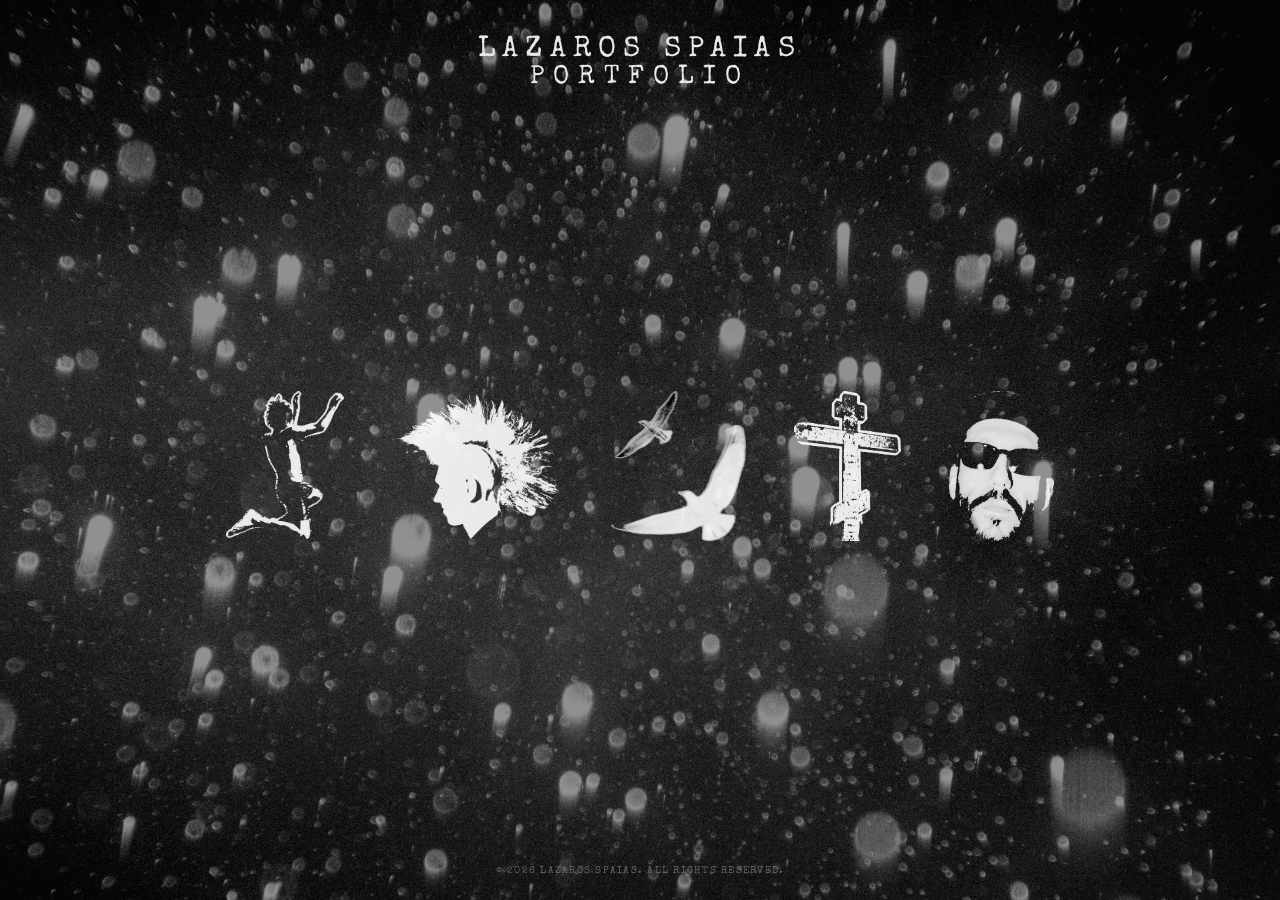
<file: index.html>
<!DOCTYPE html>
<html lang="en">
<head>
  <meta charset="UTF-8">
  <meta name="viewport" content="width=device-width, initial-scale=1.0">
  <title>Lazaros Spaias — Photography</title>
  <link rel="stylesheet" href="css/style.css">
</head>
<body>

  <div class="hero">
    <div class="hero-top">
      <div class="hero-name">Lazaros Spaias</div>
      <div class="hero-title">Portfolio</div>
    </div>
    <div class="hero-icons">
      <a href="youarenotalone.html" aria-label="You Are Not Alone"><img src="images/cover/jump_stencil.png" alt="You Are Not Alone"></a>
      <a href="showup.html" aria-label="Show Up"><img src="images/cover/mohawk_stencil.png" alt="Show Up"></a>
      <a href="mailto:spaiklazaros@gmail.com" aria-label="Email" id="email-icon"><img src="images/cover/seagull_stencil.png" alt="Email"></a>
      <a href="https://www.instagram.com/laz__street.snaps/" target="_blank" rel="noopener" aria-label="Instagram"><img src="images/cover/cross_stencil.png" alt="Instagram"></a>
      <a href="about.html" aria-label="About"><img src="images/cover/portrait_head.png" alt="About"></a>
    </div>
  </div>

  <div id="email-toast" style="display:none;position:fixed;bottom:40px;left:50%;transform:translateX(-50%);background:#fff;color:#0a0a0a;font-family:'Special Elite',Georgia,serif;font-size:0.75rem;letter-spacing:0.12em;padding:10px 22px;z-index:9999;">spaiklazaros@gmail.com — copied</div>

  <footer>© 2026 Lazaros Spaias. All rights reserved.</footer>
  <script src="js/protect.js"></script>
  <script>
    const emailLink = document.getElementById('email-icon');
    const toast = document.getElementById('email-toast');
    if (emailLink) {
      emailLink.addEventListener('click', (e) => {
        if (navigator.clipboard) {
          e.preventDefault();
          navigator.clipboard.writeText('spaiklazaros@gmail.com').then(() => {
            toast.style.display = 'block';
            setTimeout(() => { toast.style.display = 'none'; }, 2000);
          }).catch(() => { window.location.href = 'mailto:spaiklazaros@gmail.com'; });
        }
      });
    }
  </script>

</body>
</html>
</file>
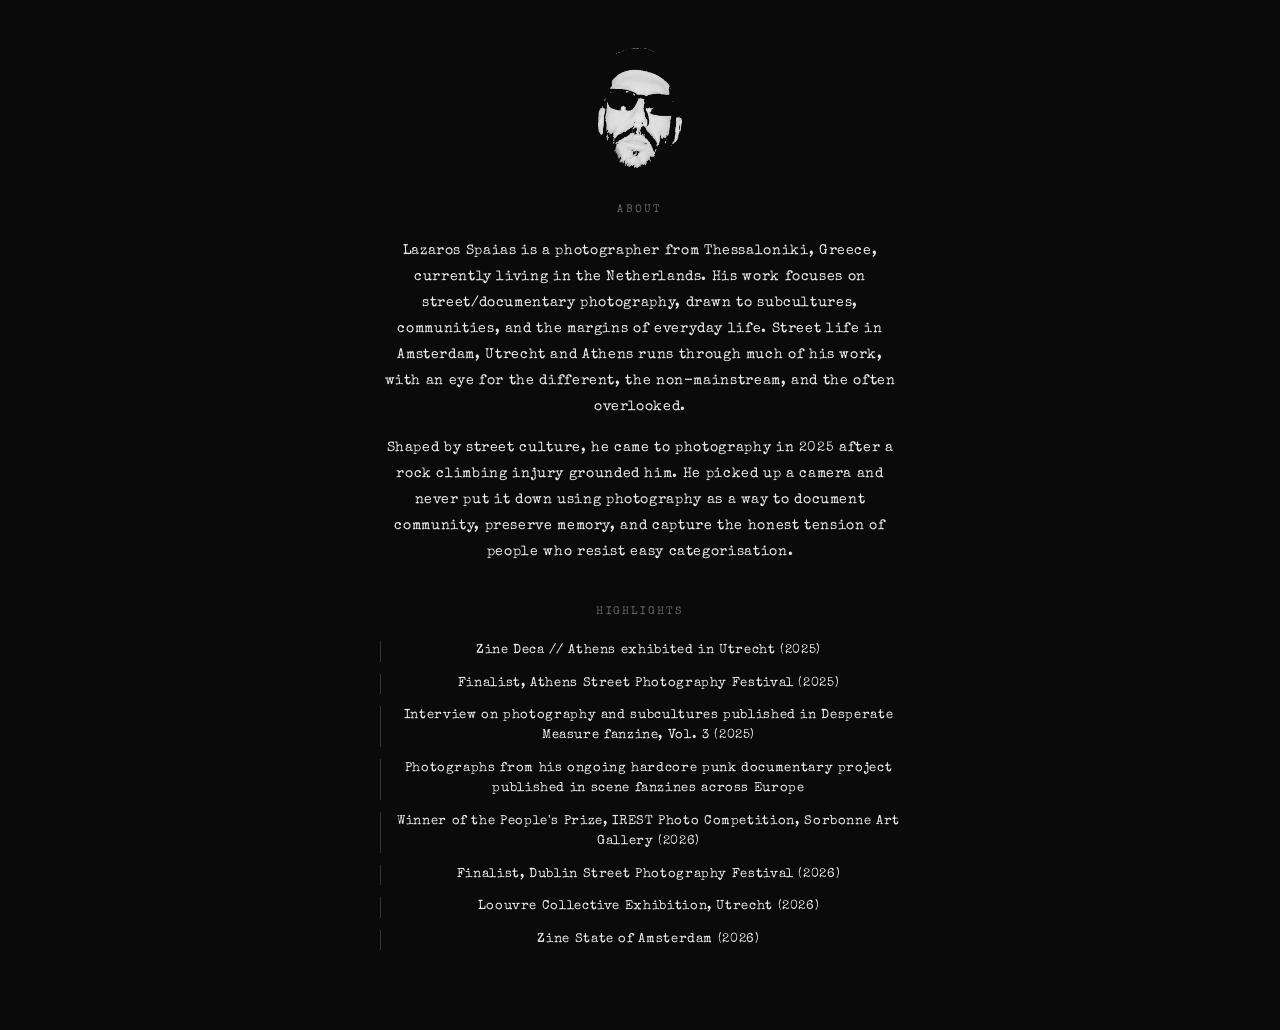
<file: about.html>
<!DOCTYPE html>
<html lang="en">
<head>
  <meta charset="UTF-8">
  <meta name="viewport" content="width=device-width, initial-scale=1.0">
  <title>About — Lazaros Spaias</title>
  <link rel="stylesheet" href="css/style.css">
  <style>
    .showup-header {
      display: flex;
      flex-direction: column;
      align-items: center;
      padding: 48px 20px 36px;
      text-align: center;
    }
    .showup-header a img {
      height: 120px;
      width: auto;
      display: block;
      opacity: 0.9;
      transition: opacity 0.2s;
    }
    .showup-header a:hover img { opacity: 1; }
    .about-content {
      max-width: 600px;
      margin: 0 auto;
      padding: 0 40px 80px;
      text-align: center;
    }
    .about-content .about-text h2 { margin-bottom: 24px; }
    .about-content .about-text ul { list-style: none; text-align: center; margin-top: 24px; display: flex; flex-direction: column; gap: 12px; }
    .about-content .about-text ul li { font-size: 0.8rem; line-height: 1.6; color: var(--text); text-align: center; }
    @media (max-width: 600px) { .about-content { padding: 0 20px 60px; } }
  </style>
</head>
<body>

  <div class="showup-header">
    <a href="index.html"><img src="images/cover/portrait_head.png" alt="About"></a>
  </div>

  <div class="about-content">
    <div class="about-text">
      <h2>About</h2>
      <p>Lazaros Spaias is a photographer from Thessaloniki, Greece, currently living in the Netherlands. His work focuses on street/documentary photography, drawn to subcultures, communities, and the margins of everyday life. Street life in Amsterdam, Utrecht and Athens runs through much of his work, with an eye for the different, the non-mainstream, and the often overlooked.</p>
      <p>Shaped by street culture, he came to photography in 2025 after a rock climbing injury grounded him. He picked up a camera and never put it down using photography as a way to document community, preserve memory, and capture the honest tension of people who resist easy categorisation.</p>
      <h2 style="margin-top:40px;">Highlights</h2>
      <ul>
        <li>Zine Deca // Athens exhibited in Utrecht (2025)</li>
        <li>Finalist, Athens Street Photography Festival (2025)</li>
        <li>Interview on photography and subcultures published in Desperate Measure fanzine, Vol. 3 (2025)</li>
        <li>Photographs from his ongoing hardcore punk documentary project published in scene fanzines across Europe</li>
        <li>Winner of the People's Prize, IREST Photo Competition, Sorbonne Art Gallery (2026)</li>
        <li>Finalist, Dublin Street Photography Festival (2026)</li>
        <li>Loouvre Collective Exhibition, Utrecht (2026)</li>
        <li>Zine State of Amsterdam (2026)</li>
      </ul>
    </div>
  </div>

  <script src="js/protect.js"></script>
</body>
</html>
</file>
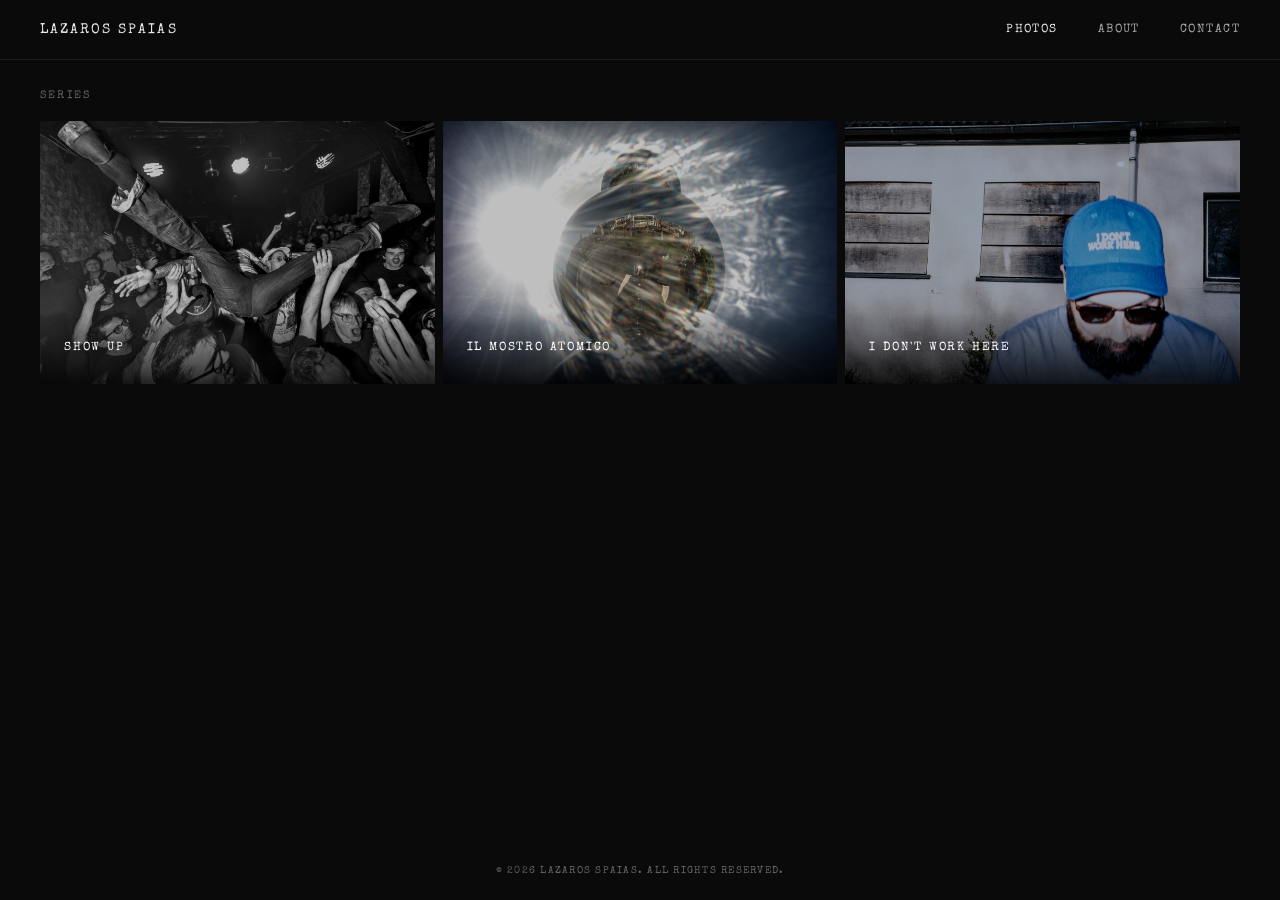
<file: projects.html>
<!DOCTYPE html>
<html lang="en">
<head>
  <meta charset="UTF-8">
  <meta name="viewport" content="width=device-width, initial-scale=1.0">
  <title>Projects — Lazaros Spaias</title>
  <link rel="stylesheet" href="css/style.css">
</head>
<body>

  <nav class="solid">
    <a href="index.html" class="nav-logo">Lazaros Spaias</a>
    <ul class="nav-links">
      <li><a href="projects.html" class="active">Photos</a></li>
      <li><a href="about.html">About</a></li>
      <li><a href="contact.html">Contact</a></li>
    </ul>
  </nav>

  <div class="projects-page">
    <div class="page-inner">
      <p class="page-title">Series</p>

      <div class="projects-grid">

        <a href="showup.html" class="project-card">
          <img src="images/hc-punk-diy/cover.jpg" class="active" alt="">
          <img src="images/hc-punk-diy/1.jpg" alt="">
          <img src="images/hc-punk-diy/2.jpg" alt="">
          <img src="images/hc-punk-diy/3.jpg" alt="">
          <div class="project-card-info">
            <div class="project-card-title">Show Up</div>
          </div>
        </a>

        <a href="ilmostroatomico.html" class="project-card">
          <img src="images/ilmostroatomico/cover.jpg" class="active" alt="">
          <img src="images/ilmostroatomico/1.jpg" alt="">
          <img src="images/ilmostroatomico/2.jpg" alt="">
          <img src="images/ilmostroatomico/3.jpg" alt="">
          <div class="project-card-info">
            <div class="project-card-title">Il Mostro Atomico</div>
          </div>
        </a>

        <a href="idontworkhere.html" class="project-card">
          <img src="images/film/cover.jpg" class="active" alt="">
          <img src="images/film/001.jpg" alt="">
          <img src="images/film/002.jpg" alt="">
          <img src="images/film/003.jpg" alt="">
          <div class="project-card-info">
            <div class="project-card-title">I don't work here</div>
          </div>
        </a>

      </div>
    </div>
  </div>

  <footer>© 2026 Lazaros Spaias. All rights reserved.</footer>
  <script src="js/carousel.js"></script>
  <script src="js/protect.js"></script>
</body>
</html>
</file>
<file: css/style.css>
/* ==================
   BASE
================== */
@import url('https://fonts.googleapis.com/css2?family=Bitcount+Grit+Single:wght@100..900&family=Special+Elite&display=swap');

*, *::before, *::after {
  box-sizing: border-box;
  margin: 0;
  padding: 0;
}

:root {
  --bg: #0a0a0a;
  --text: #e8e8e8;
  --text-muted: #666;
  --accent: #fff;
  --nav-height: 60px;
}

html {
  font-size: 16px;
  scroll-behavior: smooth;
}

body {
  background-color: var(--bg);
  color: var(--text);
  font-family: 'Special Elite', Georgia, serif;
  font-weight: 400;
  letter-spacing: 0.04em;
  min-height: 100vh;
}

a {
  color: inherit;
  text-decoration: none;
}

img {
  display: block;
  max-width: 100%;
  pointer-events: none;
  user-select: none;
  -webkit-user-select: none;
  -webkit-user-drag: none;
}

/* ==================
   NAV
================== */
nav {
  position: fixed;
  top: 0;
  left: 0;
  right: 0;
  height: var(--nav-height);
  display: flex;
  align-items: center;
  justify-content: space-between;
  padding: 0 40px;
  z-index: 100;
  mix-blend-mode: normal;
}

nav.transparent {
  background: transparent;
}

nav.solid {
  background: var(--bg);
  border-bottom: 1px solid #1a1a1a;
}

.nav-logo {
  font-size: 0.85rem;
  font-weight: 400;
  letter-spacing: 0.15em;
  text-transform: uppercase;
}

.nav-links {
  display: flex;
  gap: 40px;
  list-style: none;
  font-size: 0.75rem;
  letter-spacing: 0.12em;
  text-transform: uppercase;
}

.nav-links a {
  opacity: 0.7;
  transition: opacity 0.2s;
}

.nav-links a:hover,
.nav-links a.active {
  opacity: 1;
}

/* ==================
   HERO (homepage)
================== */
.hero {
  display: flex;
  flex-direction: column;
  align-items: center;
  justify-content: center;
  min-height: 100vh;
  position: relative;
}

.hero::before {
  content: '';
  position: absolute;
  inset: 0;
  background: url('../images/cover/firstpagebackground.jpg') center center / cover no-repeat;
  opacity: 0.55;
  z-index: 0;
}

.hero > * {
  position: relative;
  z-index: 1;
}

@keyframes micro-tremble {
  0%   { transform: translate(0, 0) rotate(0deg); }
  10%  { transform: translate(1.2px, -0.8px) rotate(0.15deg); }
  20%  { transform: translate(-0.9px, 1.3px) rotate(-0.12deg); }
  30%  { transform: translate(1.4px, 0.6px) rotate(0.18deg); }
  40%  { transform: translate(-0.7px, -1.1px) rotate(-0.1deg); }
  50%  { transform: translate(0.8px, 1.0px) rotate(0.13deg); }
  60%  { transform: translate(-1.3px, 0.4px) rotate(-0.16deg); }
  70%  { transform: translate(0.6px, -1.4px) rotate(0.1deg); }
  80%  { transform: translate(-1.1px, 1.2px) rotate(-0.14deg); }
  90%  { transform: translate(1.0px, -0.6px) rotate(0.12deg); }
  100% { transform: translate(0, 0) rotate(0deg); }
}

@keyframes bulb-flicker {
  0%   { opacity: 0; }
  2%   { opacity: 1; }
  3%   { opacity: 0; }
  5%   { opacity: 0.9; }
  6%   { opacity: 0; }
  8%   { opacity: 1; }
  9%   { opacity: 0; }
  11%  { opacity: 0.7; }
  12%  { opacity: 0; }
  14%  { opacity: 1; }
  15%  { opacity: 0.4; }
  17%  { opacity: 1; }
  100% { opacity: 1; }
}

.hero-stencil img {
  opacity: 0;
  animation: bulb-flicker 3s step-end forwards, micro-tremble 0.18s linear infinite;
}

.hero-icons {
  display: flex;
  align-items: center;
  justify-content: center;
  gap: 48px;
  margin-top: 32px;
}

.hero-icons a {
  opacity: 0.9;
  transition: opacity 0.2s;
  display: flex;
  align-items: flex-end;
}

.hero-icons a:hover {
  opacity: 1;
}

.hero-icons img {
  height: 150px;
  width: auto;
  display: block;
  animation: micro-tremble 0.18s linear infinite;
}

.hero-title {
  font-family: 'Special Elite', Georgia, serif;
  font-size: clamp(1.1rem, 3vw, 1.6rem);
  font-weight: 400;
  letter-spacing: 0.35em;
  text-transform: uppercase;
  color: var(--text);
  margin-bottom: 18px;
}

.hero-stencil {
  width: min(380px, 60vw);
}

.hero-stencil img {
  width: 100%;
  height: auto;
  display: block;
}

.hero-top {
  position: absolute;
  top: 36px;
  left: 50%;
  transform: translateX(-50%);
  text-align: center;
  z-index: 1;
}

.hero-name {
  font-size: clamp(1.2rem, 3vw, 1.8rem);
  font-weight: 400;
  letter-spacing: 0.25em;
  text-transform: uppercase;
  color: var(--text);
}

.cover img {
  width: 100%;
  height: 100%;
  object-fit: cover;
  object-position: center;
}

.cover-overlay {
  position: absolute;
  inset: 0;
  background: rgba(0,0,0,0.35);
}

.cover-title {
  position: absolute;
  bottom: 50px;
  left: 40px;
}

.cover-title p {
  font-size: 0.7rem;
  letter-spacing: 0.12em;
  text-transform: uppercase;
  color: rgba(255,255,255,0.5);
}

/* ==================
   PAGE WRAPPER
================== */
.page {
  padding-top: var(--nav-height);
  min-height: 100vh;
}

.page-inner {
  max-width: 1400px;
  margin: 0 auto;
  padding: 60px 40px;
}

.page-title {
  font-size: 0.7rem;
  font-weight: 400;
  letter-spacing: 0.2em;
  text-transform: uppercase;
  color: var(--text-muted);
  margin-bottom: 50px;
}

/* ==================
   PROJECT CARDS
================== */
.projects-page {
  padding-top: var(--nav-height);
}

.projects-page .page-inner {
  padding: 30px 40px;
}

.projects-page .page-title {
  margin-bottom: 20px;
}

.projects-grid {
  display: grid;
  grid-template-columns: repeat(3, 1fr);
  gap: 8px;
}

.project-card {
  position: relative;
  overflow: hidden;
  cursor: pointer;
  min-width: 0;
  display: block;
}

.project-card::before {
  content: '';
  display: block;
  padding-top: 66.67%;
}

.project-card img {
  position: absolute;
  inset: 0;
  width: 100%;
  height: 100%;
  object-fit: cover;
  opacity: 0;
  transition: opacity 0.8s ease;
  filter: brightness(0.75);
}

.project-card img.active {
  opacity: 1;
}

.project-card:hover img.active {
  filter: brightness(0.5);
}

.project-card-info {
  position: absolute;
  bottom: 0;
  left: 0;
  right: 0;
  z-index: 2;
  padding: 30px 24px;
  background: linear-gradient(transparent, rgba(0,0,0,0.8));
}

.project-card-title {
  font-size: 0.75rem;
  font-weight: 400;
  letter-spacing: 0.15em;
  text-transform: uppercase;
  color: #fff;
}

.project-card-count {
  font-size: 0.65rem;
  letter-spacing: 0.1em;
  color: rgba(255,255,255,0.45);
  margin-top: 4px;
}

/* ==================
   GALLERY GRID
================== */
.gallery-grid {
  display: grid;
  grid-template-columns: repeat(3, 1fr);
  gap: 3px;
}

.gallery-grid--5 {
  grid-template-columns: repeat(5, 1fr);
}

.gallery-item {
  aspect-ratio: 3/2;
  overflow: hidden;
  cursor: pointer;
}

.gallery-item img {
  width: 100%;
  height: 100%;
  object-fit: cover;
  transition: opacity 0.3s;
}

.gallery-item:hover img {
  opacity: 0.75;
}

/* ==================
   LIGHTBOX
================== */
.lightbox {
  display: none;
  position: fixed;
  inset: 0;
  background: #000;
  z-index: 1000;
  align-items: center;
  justify-content: center;
}

.lightbox.active {
  display: flex;
}

.lightbox-img {
  max-width: 95vw;
  max-height: 95vh;
  object-fit: contain;
}

.lightbox-title {
  position: fixed;
  top: 24px;
  left: 50%;
  transform: translateX(-50%);
  font-size: 0.7rem;
  letter-spacing: 0.15em;
  text-transform: uppercase;
  color: var(--text);
  white-space: nowrap;
  z-index: 1002;
}

.lightbox-close {
  position: fixed;
  top: 24px;
  right: 30px;
  font-size: 0.75rem;
  letter-spacing: 0.15em;
  text-transform: uppercase;
  color: var(--text-muted);
  cursor: pointer;
  transition: color 0.2s;
  z-index: 1002;
}

.lightbox-close:hover {
  color: #fff;
}

.lightbox-nav {
  position: fixed;
  top: 50%;
  transform: translateY(-50%);
  font-size: 0.7rem;
  letter-spacing: 0.1em;
  text-transform: uppercase;
  color: var(--text-muted);
  cursor: pointer;
  transition: color 0.2s;
  user-select: none;
  z-index: 1002;
}

.lightbox-nav:hover {
  color: #fff;
}

.lightbox-prev { left: 30px; }
.lightbox-next { right: 30px; }

.lightbox-counter {
  position: fixed;
  bottom: 24px;
  left: 50%;
  transform: translateX(-50%);
  font-size: 0.65rem;
  letter-spacing: 0.12em;
  color: var(--text-muted);
  z-index: 1002;
}

/* ==================
   ABOUT
================== */
.about-grid {
  display: grid;
  grid-template-columns: 1fr 1fr;
  gap: 80px;
  align-items: center;
}

.about-text h2 {
  font-size: 0.7rem;
  font-weight: 400;
  letter-spacing: 0.2em;
  text-transform: uppercase;
  color: var(--text-muted);
  margin-bottom: 24px;
}

.about-text p {
  font-size: 0.9rem;
  line-height: 1.8;
  color: var(--text);
  margin-bottom: 16px;
}

.about-text ul {
  list-style: none;
  margin-top: 24px;
  display: flex;
  flex-direction: column;
  gap: 12px;
}

.about-text ul li {
  font-size: 0.8rem;
  line-height: 1.6;
  color: var(--text);
  padding-left: 16px;
  border-left: 1px solid #333;
}

.about-image {
  max-width: 320px;
}

.about-image img {
  width: 100%;
  aspect-ratio: 3/4;
  object-fit: cover;
}

.photo-credit {
  font-size: 0.6rem;
  letter-spacing: 0.1em;
  color: var(--text-muted);
  margin-top: 8px;
  text-transform: uppercase;
}

/* ==================
   CONTACT
================== */
.contact-inner {
  max-width: 500px;
}

.contact-inner h2 {
  font-size: 0.7rem;
  font-weight: 400;
  letter-spacing: 0.2em;
  text-transform: uppercase;
  color: var(--text-muted);
  margin-bottom: 40px;
}

.contact-links {
  display: flex;
  flex-direction: column;
  gap: 20px;
}

.contact-link {
  display: flex;
  justify-content: space-between;
  align-items: center;
  padding-bottom: 20px;
  border-bottom: 1px solid #1a1a1a;
  font-size: 0.75rem;
  letter-spacing: 0.12em;
  text-transform: uppercase;
}

.contact-link span {
  color: var(--text-muted);
  font-size: 0.65rem;
}

.contact-link a {
  transition: color 0.2s;
}

.contact-link a:hover {
  color: var(--text-muted);
}

/* ==================
   FOOTER
================== */
footer {
  position: fixed;
  bottom: 24px;
  left: 50%;
  transform: translateX(-50%);
  font-size: 0.65rem;
  letter-spacing: 0.12em;
  text-transform: uppercase;
  color: var(--text-muted);
  z-index: 100;
  white-space: nowrap;
}

/* ==================
   RESPONSIVE
================== */
@media (max-width: 900px) {
  .gallery-grid {
    grid-template-columns: repeat(2, 1fr);
  }

  .gallery-grid--5 {
    grid-template-columns: repeat(3, 1fr);
  }

  .about-grid {
    grid-template-columns: 1fr;
    gap: 40px;
  }

  nav {
    padding: 0 20px;
  }

  .page-inner {
    padding: 40px 20px;
  }

  .projects-grid {
    grid-template-columns: 1fr;
  }

  footer {
    position: static;
    text-align: center;
    padding: 30px 20px;
    bottom: auto;
    right: auto;
  }
}

@media (max-width: 600px) {
  .hero-icons {
    gap: 16px;
    padding: 0 16px;
    width: 100%;
  }

  .hero-icons img {
    height: 60px;
  }

  .gallery-grid {
    grid-template-columns: repeat(2, 1fr);
  }

  .nav-logo {
    font-size: 0.75rem;
  }

  .nav-links {
    gap: 16px;
    font-size: 0.65rem;
  }

  .cover-title {
    left: 20px;
    bottom: 30px;
  }

  .lightbox-img {
    max-width: 95vw;
    max-height: 80vh;
  }

  .lightbox-nav {
    font-size: 1.4rem;
    padding: 20px;
  }

  .lightbox-prev { left: 0; }
  .lightbox-next { right: 0; }

  .lightbox-title {
    font-size: 0.6rem;
  }

  footer {
    position: static;
    text-align: center;
    padding: 30px 20px;
  }

  .project-card-info {
    padding: 16px 12px;
  }

  .project-card-title {
    font-size: 0.6rem;
    letter-spacing: 0.08em;
  }

  .project-card-count {
    font-size: 0.55rem;
  }

  .projects-page .page-inner {
    padding: 20px 16px;
  }
}
</file>
